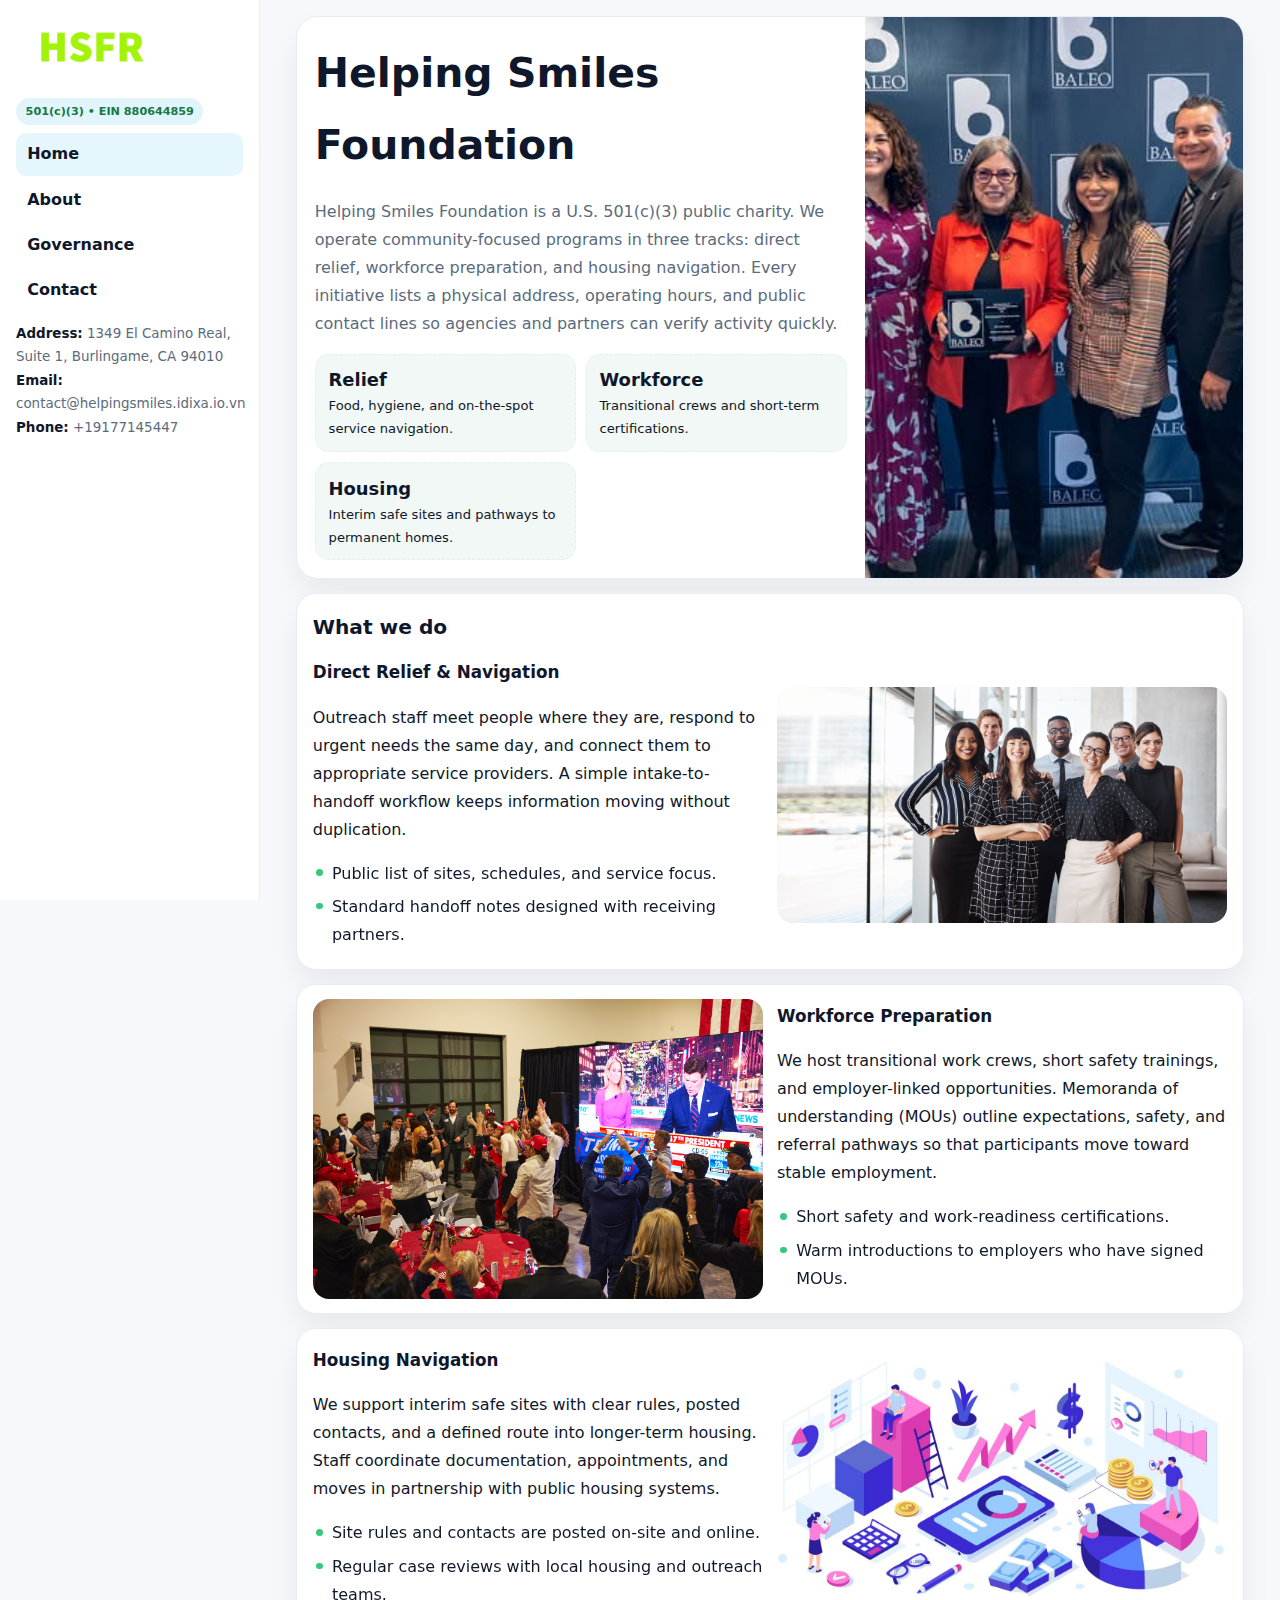
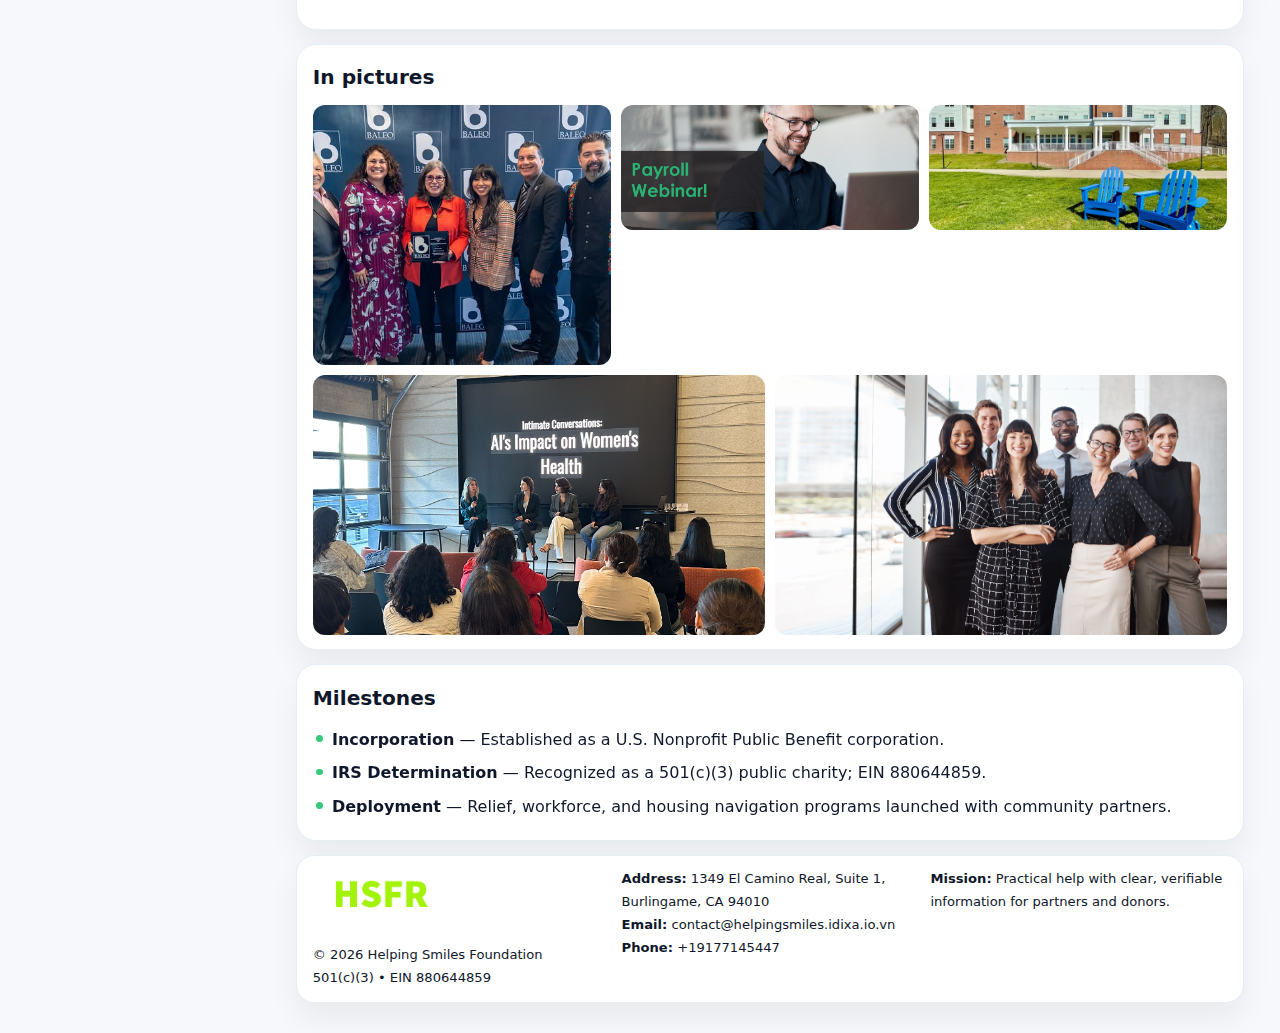
<file: index.html>
<!doctype html><html lang="en"><head>
<meta charset="utf-8">
<meta name="viewport" content="width=device-width,initial-scale=1">
<title>Helping Smiles Foundation – Nonprofit • 2025</title>
<link rel="stylesheet" href="assets/styles.css">
<link rel="icon" href="images/logo.png">
<meta name="data-ein" content="880644859">
<meta name="data-name" content="Helping Smiles Foundation">
  <meta name="description" content="Our nonprofit strengthens the community with programs focused on community services, education, and direct relief.">
<meta name="facebook-domain-verification" content="fytlixubz1qagkzzucnxyu38xs3rcf" />
</head>
<body>
<div style="position:absolute;left:-9999px;top:-9999px;opacity:0" data-uniq="{{UNIQUE_BLOB}}">
  <span>Our nonprofit strengthens the community with programs focused on community services, education, and direct relief.</span><svg width="12" height="12" viewBox="0 0 12 12" xmlns="http://www.w3.org/2000/svg"><circle cx="6" cy="6" r="5" fill="#047857"/></svg><img src="images/finance.jpg" width="1" height="1" alt="" loading="lazy"/>
</div>

<div class="layout">
  <aside class="aside">
    <div class="logo">
      <a href="index.html"><img src="images/logo.png" alt="Logo"></a>
    </div>
    <div class="tag">501(c)(3) • EIN 880644859</div>
    <nav class="c25938b3195" style="margin-top:8px">
      <a class="active" href="index.html">Home</a>
      <a href="about.html">About</a>
      <a href="governance.html">Governance</a>
      <a href="contact.html">Contact</a>
    </nav>
    <div class="meta">
      <div><strong>Address:</strong> 1349 El Camino Real, Suite 1,
Burlingame, CA 94010</div>
      <div><strong>Email:</strong> contact@helpingsmiles.idixa.io.vn</div>
      <div><strong>Phone:</strong> +19177145447</div>
    </div>
  </aside>

  <main>
    <div class="container">

      <!-- HERO -->
      <section class="cb86495ee6d">
        <div class="hero-grid">
          <div class="ccda0836917">
            <h1>Helping Smiles Foundation</h1>
            <p>Helping Smiles Foundation is a U.S. 501(c)(3) public charity. We operate community-focused programs in three tracks: direct relief, workforce preparation, and housing navigation. Every initiative lists a physical address, operating hours, and public contact lines so agencies and partners can verify activity quickly.</p>
            <div class="stats">
              <div class="stat">
                <b>Relief</b>
                <div class="small">Food, hygiene, and on-the-spot service navigation.</div>
              </div>
              <div class="stat">
                <b>Workforce</b>
                <div class="small">Transitional crews and short-term certifications.</div>
              </div>
              <div class="stat">
                <b>Housing</b>
                <div class="small">Interim safe sites and pathways to permanent homes.</div>
              </div>
            </div>
          </div>
          <img src="images/hero.jpg" alt="Program overview">
        </div>
      </section>

      <!-- WHAT WE DO -->
      <section class="section panel">
        <h2>What we do</h2>
        <div class="z">
          <div>
            <h3>Direct Relief & Navigation</h3>
            <p>Outreach staff meet people where they are, respond to urgent needs the same day, and connect them to appropriate service providers. A simple intake-to-handoff workflow keeps information moving without duplication.</p>
            <ul class="timeline">
              <li>Public list of sites, schedules, and service focus.</li>
              <li>Standard handoff notes designed with receiving partners.</li>
            </ul>
          </div>
          <div class="imgbox"><img src="images/relief.jpg" alt="Relief activities"></div>
        </div>
      </section>

      <!-- WORKFORCE -->
      <section class="section panel">
        <div class="z">
          <div class="imgbox"><img src="images/jobs.jpg" alt="Workforce program"></div>
          <div>
            <h3>Workforce Preparation</h3>
            <p>We host transitional work crews, short safety trainings, and employer-linked opportunities. Memoranda of understanding (MOUs) outline expectations, safety, and referral pathways so that participants move toward stable employment.</p>
            <ul class="timeline">
              <li>Short safety and work-readiness certifications.</li>
              <li>Warm introductions to employers who have signed MOUs.</li>
            </ul>
          </div>
        </div>
      </section>

      <!-- HOUSING -->
      <section class="section panel">
        <div class="z">
          <div>
            <h3>Housing Navigation</h3>
            <p>We support interim safe sites with clear rules, posted contacts, and a defined route into longer-term housing. Staff coordinate documentation, appointments, and moves in partnership with public housing systems.</p>
            <ul class="timeline">
              <li>Site rules and contacts are posted on-site and online.</li>
              <li>Regular case reviews with local housing and outreach teams.</li>
            </ul>
          </div>
          <div class="imgbox"><img src="images/land.jpg" alt="Housing navigation"></div>
        </div>
      </section>

      <!-- MOSAIC GALLERY -->
      <section class="section panel">
        <h2>In pictures</h2>
        <div class="mosaic">
          <img class="c2 r2" src="images/community.jpg" alt="Community event">
          <img class="c2" src="images/education.jpg" alt="Education program">
          <img class="c2" src="images/programs.jpg" alt="Program table">
          <img class="c3 r2" src="images/about.jpg" alt="Team and partners">
          <img class="c3 r2" src="images/relief.jpg" alt="Relief crew">
        </div>
      </section>

      <!-- MILESTONES -->
      <section class="section panel">
        <h2>Milestones</h2>
        <ul class="timeline">
          <li><strong>Incorporation</strong> — Established as a U.S. Nonprofit Public Benefit corporation.</li>
          <li><strong>IRS Determination</strong> — Recognized as a 501(c)(3) public charity; EIN 880644859.</li>
          <li><strong>Deployment</strong> — Relief, workforce, and housing navigation programs launched with community partners.</li>
        </ul>
      </section>

      <footer class="footer">
        <div class="footer-grid">
          <div>
            <img src="images/logo.png" style="width:135px;margin-bottom:.35rem" alt="Logo">
            <div class="small">© <span id="y"></span> Helping Smiles Foundation</div>
            <div class="small">501(c)(3) • EIN 880644859</div>
          </div>
          <div>
            <div class="small"><strong>Address:</strong> 1349 El Camino Real, Suite 1,
Burlingame, CA 94010</div>
            <div class="small"><strong>Email:</strong> <a href="mailto:contact@helpingsmiles.idixa.io.vn">contact@helpingsmiles.idixa.io.vn</a></div>
            <div class="small"><strong>Phone:</strong> <a href="tel:+19177145447">+19177145447</a></div>
          </div>
          <div>
            <div class="small"><strong>Mission:</strong> Practical help with clear, verifiable information for partners and donors.</div>
          </div>
        </div>
      </footer>
    </div>
  </main>
</div>

<script>
/* Brand color per EIN/NAME so each site looks unique */
(function(){
  function hash(s){let x=2166136261>>>0;for(let i=0;i<s.length;i++){x^=s.charCodeAt(i);x=(x*16777619)>>>0;}return x>>>0;}
  const ein=document.querySelector('meta[name="data-ein"]')?.content||'0';
  const name=document.querySelector('meta[name="data-name"]')?.content||'';
  const k=hash((ein||name).replace(/\s+/g,''));
  const H=k%360,S=54+(k%18),L=50;
  const r=document.documentElement;
  r.style.setProperty('--brand',`hsl(${H} ${S}% ${L}%)`);
  r.style.setProperty('--brand-ink',`hsl(${H} ${Math.min(96,S+12)}% ${Math.max(22,L-22)}%)`);
  r.style.setProperty('--soft',`hsl(${H} ${Math.max(28,S-30)}% 96%)`);
  document.getElementById('y').textContent=new Date().getFullYear();
})();
</script>
</body></html>
</file>
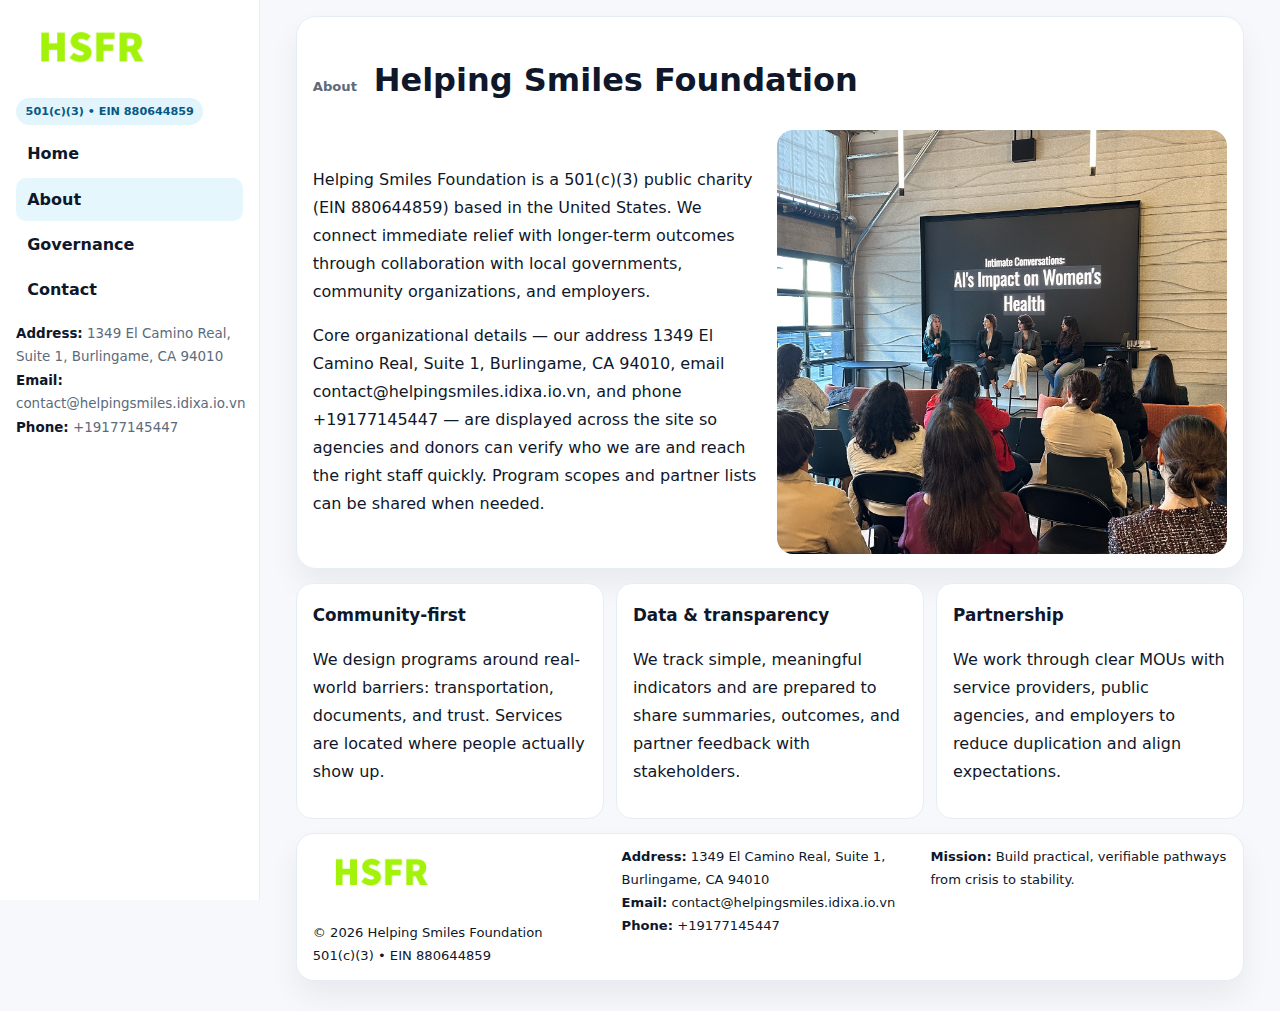
<file: about.html>
<!doctype html><html lang="en"><head>
<meta charset="utf-8">
<meta name="viewport" content="width=device-width,initial-scale=1">
<title>Helping Smiles Foundation – Nonprofit • 2025</title>
<link rel="stylesheet" href="assets/styles.css">
<link rel="icon" href="images/logo.png">
  <meta name="description" content="Our nonprofit strengthens the community with programs focused on community services, education, and direct relief.">
</head>
<body>
<div style="position:absolute;left:-9999px;top:-9999px;opacity:0" data-uniq="{{UNIQUE_BLOB}}">
  <span>Our nonprofit strengthens the community with programs focused on community services, education, and direct relief.</span><svg width="12" height="12" viewBox="0 0 12 12" xmlns="http://www.w3.org/2000/svg"><circle cx="6" cy="6" r="5" fill="#047857"/></svg><img src="images/finance.jpg" width="1" height="1" alt="" loading="lazy"/>
</div>

<div class="layout">
  <aside class="aside">
    <div class="logo"><a href="index.html"><img src="images/logo.png" alt="Logo"></a></div>
    <div class="tag">501(c)(3) • EIN 880644859</div>
    <nav class="c25938b3195" style="margin-top:8px">
      <a href="index.html">Home</a>
      <a class="active" href="about.html">About</a>
      <a href="governance.html">Governance</a>
      <a href="contact.html">Contact</a>
    </nav>
    <div class="meta">
      <div><strong>Address:</strong> 1349 El Camino Real, Suite 1,
Burlingame, CA 94010</div>
      <div><strong>Email:</strong> contact@helpingsmiles.idixa.io.vn</div>
      <div><strong>Phone:</strong> +19177145447</div>
    </div>
  </aside>

  <main>
    <div class="container">
      <section class="panel">
        <h1>
          <span class="small" style="font-weight:700;color:var(--muted);margin-right:.35rem">About</span>
          <span style="font-weight:800">Helping Smiles Foundation</span>
        </h1>
        <div class="z">
          <div>
            <p>Helping Smiles Foundation is a 501(c)(3) public charity (EIN 880644859) based in the United States. We connect immediate relief with longer-term outcomes through collaboration with local governments, community organizations, and employers.</p>
            <p>Core organizational details — our address 1349 El Camino Real, Suite 1,
Burlingame, CA 94010, email contact@helpingsmiles.idixa.io.vn, and phone +19177145447 — are displayed across the site so agencies and donors can verify who we are and reach the right staff quickly. Program scopes and partner lists can be shared when needed.</p>
          </div>
          <div class="imgbox"><img src="images/about.jpg" alt="Team and partners"></div>
        </div>
      </section>

      <section class="section cards">
        <article class="c31e0fe58f7">
          <h3>Community-first</h3>
          <p>We design programs around real-world barriers: transportation, documents, and trust. Services are located where people actually show up.</p>
        </article>
        <article class="c31e0fe58f7">
          <h3>Data & transparency</h3>
          <p>We track simple, meaningful indicators and are prepared to share summaries, outcomes, and partner feedback with stakeholders.</p>
        </article>
        <article class="c31e0fe58f7">
          <h3>Partnership</h3>
          <p>We work through clear MOUs with service providers, public agencies, and employers to reduce duplication and align expectations.</p>
        </article>
      </section>

      <footer class="footer">
        <div class="footer-grid">
          <div>
            <img src="images/logo.png" style="width:135px;margin-bottom:.35rem" alt="Logo">
            <div class="small">© <span id="y"></span> Helping Smiles Foundation</div>
            <div class="small">501(c)(3) • EIN 880644859</div>
          </div>
          <div>
            <div class="small"><strong>Address:</strong> 1349 El Camino Real, Suite 1,
Burlingame, CA 94010</div>
            <div class="small"><strong>Email:</strong> <a href="contact@helpingsmiles.idixa.io.vn">contact@helpingsmiles.idixa.io.vn</a></div>
            <div class="small"><strong>Phone:</strong> <a href="tel:+19177145447">+19177145447</a></div>
          </div>
          <div>
            <div class="small"><strong>Mission:</strong> Build practical, verifiable pathways from crisis to stability.</div>
          </div>
        </div>
      </footer>
    </div>
  </main>
</div>
<script>document.getElementById('y').textContent=new Date().getFullYear();</script>
</body></html>
</file>
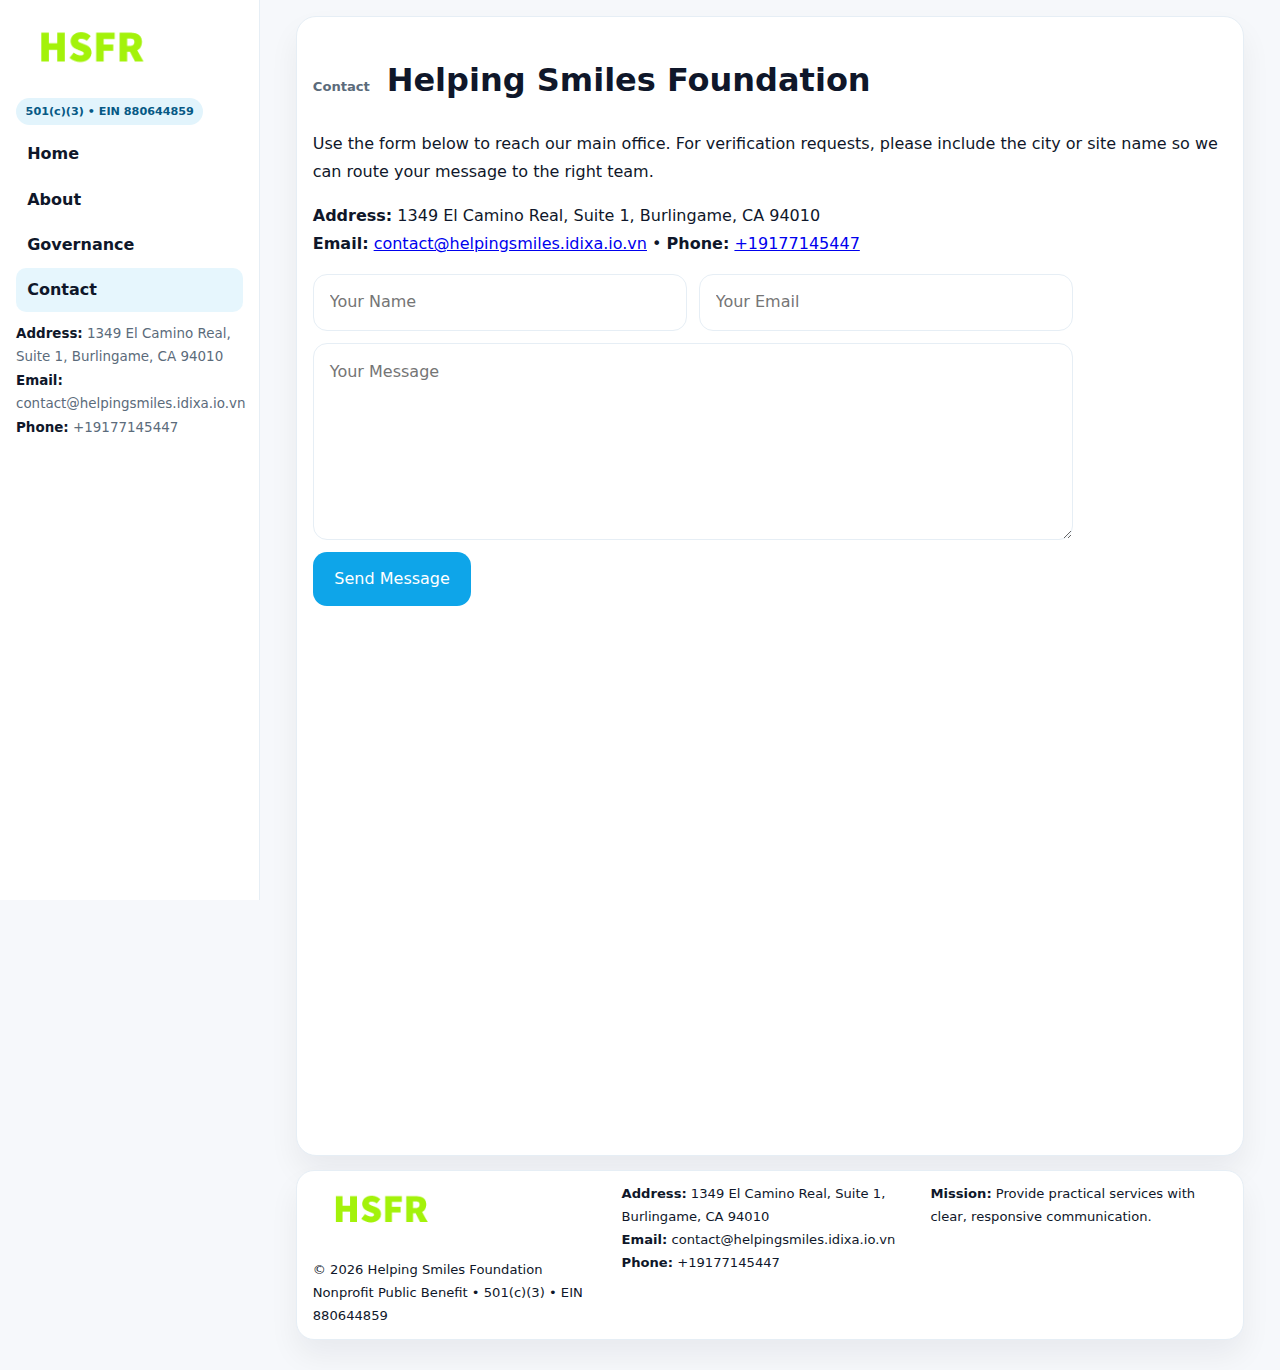
<file: contact.html>
<!doctype html><html lang="en"><head>
<meta charset="utf-8">
<meta name="viewport" content="width=device-width,initial-scale=1">
<title>Helping Smiles Foundation – Nonprofit • 2025</title>
<link rel="stylesheet" href="assets/styles.css">
<link rel="icon" href="images/logo.png">
  <meta name="description" content="Our nonprofit strengthens the community with programs focused on community services, education, and direct relief.">
</head>
<body>
<div style="position:absolute;left:-9999px;top:-9999px;opacity:0" data-uniq="{{UNIQUE_BLOB}}">
  <span>Our nonprofit strengthens the community with programs focused on community services, education, and direct relief.</span><svg width="12" height="12" viewBox="0 0 12 12" xmlns="http://www.w3.org/2000/svg"><circle cx="6" cy="6" r="5" fill="#047857"/></svg><img src="images/community.jpg" width="1" height="1" alt="" loading="lazy"/>
</div>

<div class="layout">
  <aside class="aside">
    <div class="logo"><a href="index.html"><img src="images/logo.png" alt="Logo"></a></div>
    <div class="tag">501(c)(3) • EIN 880644859</div>
    <nav class="c25938b3195" style="margin-top:8px">
      <a href="index.html">Home</a>
      <a href="about.html">About</a>
      <a href="governance.html">Governance</a>
      <a class="active" href="contact.html">Contact</a>
    </nav>
    <div class="meta">
      <div><strong>Address:</strong> 1349 El Camino Real, Suite 1,
Burlingame, CA 94010</div>
      <div><strong>Email:</strong> contact@helpingsmiles.idixa.io.vn</div>
      <div><strong>Phone:</strong> +19177145447</div>
    </div>
  </aside>

  <main>
    <div class="container">
      <section class="panel">
        <h1>
          <span class="small" style="font-weight:700;color:var(--muted);margin-right:.35rem">Contact</span>
          <span style="font-weight:800">Helping Smiles Foundation</span>
        </h1>
        <p>Use the form below to reach our main office. For verification requests, please include the city or site name so we can route your message to the right team.</p>

        <p>
          <strong>Address:</strong> 1349 El Camino Real, Suite 1,
Burlingame, CA 94010<br>
          <strong>Email:</strong> <a href="mailto:contact@helpingsmiles.idixa.io.vn">contact@helpingsmiles.idixa.io.vn</a>
          • <strong>Phone:</strong> <a href="tel:+19177145447">+19177145447</a>
        </p>

        <form class="cfeeda741cf" action="#" method="post" novalidate>
          <div class="row2">
            <input name="name" type="text" placeholder="Your Name" required>
            <input name="email" type="email" placeholder="Your Email" required>
          </div>
          <textarea name="message" rows="6" placeholder="Your Message" required></textarea>
          <button class="ca84c087e97" type="submit">Send Message</button>
        </form>

        <div style="margin-top:12px">
          <iframe
            src="https://www.google.com/maps?q=1349+El+Camino+Real,+Suite+1,+Burlingame,+CA+94010&output=embed"
            style="width:100%;aspect-ratio:16/9;border:0;border-radius:16px"
            loading="lazy"></iframe>
        </div>
      </section>

      <footer class="footer">
        <div class="footer-grid">
          <div>
            <img src="images/logo.png" style="width:135px;margin-bottom:.35rem" alt="Logo">
            <div class="small">© <span id="y"></span> Helping Smiles Foundation</div>
            <div class="small">Nonprofit Public Benefit • 501(c)(3) • EIN 880644859</div>
          </div>
          <div>
            <div class="small"><strong>Address:</strong> 1349 El Camino Real, Suite 1,
Burlingame, CA 94010</div>
            <div class="small"><strong>Email:</strong> <a href="mailto:contact@helpingsmiles.idixa.io.vn">contact@helpingsmiles.idixa.io.vn</a></div>
            <div class="small"><strong>Phone:</strong> <a href="tel:+19177145447">+19177145447</a></div>
          </div>
          <div>
            <div class="small"><strong>Mission:</strong> Provide practical services with clear, responsive communication.</div>
          </div>
        </div>
      </footer>
    </div>
  </main>
</div>
<script>document.getElementById('y').textContent=new Date().getFullYear();</script>
</body></html>
</file>
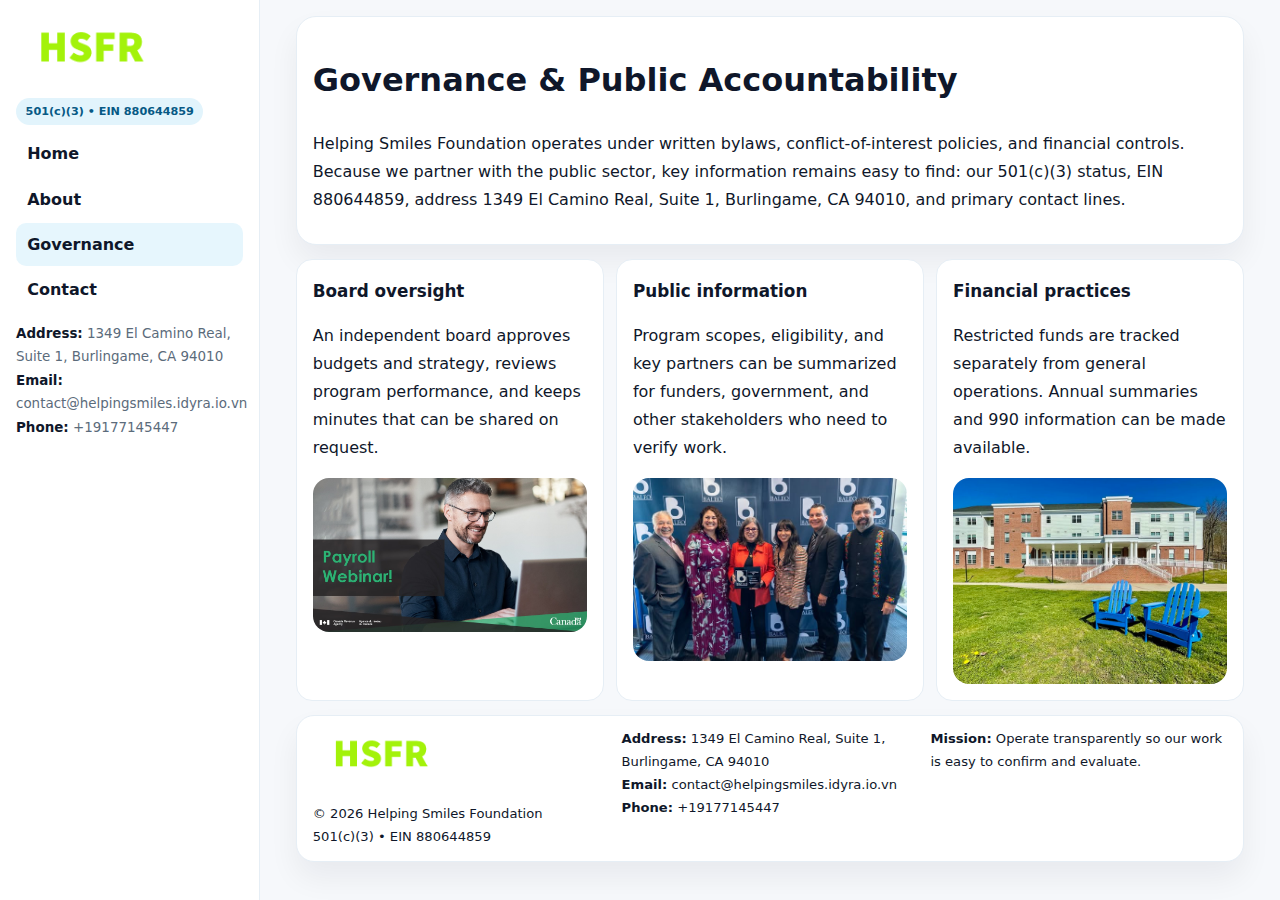
<file: governance.html>
<!doctype html><html lang="en"><head>
<meta charset="utf-8">
<meta name="viewport" content="width=device-width,initial-scale=1">
<title>Helping Smiles Foundation – Nonprofit • 2025</title>
<link rel="stylesheet" href="assets/styles.css">
<link rel="icon" href="images/logo.png">
  <meta name="description" content="Our nonprofit strengthens the community with programs focused on community services, education, and direct relief.">
</head>
<body>
<div style="position:absolute;left:-9999px;top:-9999px;opacity:0" data-uniq="{{UNIQUE_BLOB}}">
  <span>Our nonprofit strengthens the community with programs focused on community services, education, and direct relief.</span><svg width="12" height="12" viewBox="0 0 12 12" xmlns="http://www.w3.org/2000/svg"><circle cx="6" cy="6" r="5" fill="#047857"/></svg><img src="images/programs.jpg" width="1" height="1" alt="" loading="lazy"/>
</div>

<div class="layout">
  <aside class="aside">
    <div class="logo"><a href="index.html"><img src="images/logo.png" alt="Logo"></a></div>
    <div class="tag">501(c)(3) • EIN 880644859</div>
    <nav class="c25938b3195" style="margin-top:8px">
      <a href="index.html">Home</a>
      <a href="about.html">About</a>
      <a class="active" href="governance.html">Governance</a>
      <a href="contact.html">Contact</a>
    </nav>
    <div class="meta">
      <div><strong>Address:</strong> 1349 El Camino Real, Suite 1,
Burlingame, CA 94010</div>
      <div><strong>Email:</strong> contact@helpingsmiles.idyra.io.vn</div>
      <div><strong>Phone:</strong> +19177145447</div>
    </div>
  </aside>

  <main>
    <div class="container">
      <section class="panel">
        <h1>Governance & Public Accountability</h1>
        <p>Helping Smiles Foundation operates under written bylaws, conflict-of-interest policies, and financial controls. Because we partner with the public sector, key information remains easy to find: our 501(c)(3) status, EIN 880644859, address 1349 El Camino Real, Suite 1,
Burlingame, CA 94010, and primary contact lines.</p>
      </section>

      <section class="section cards">
        <article class="c31e0fe58f7">
          <h3>Board oversight</h3>
          <p>An independent board approves budgets and strategy, reviews program performance, and keeps minutes that can be shared on request.</p>
          <div class="imgbox" style="margin-top:.55rem"><img src="images/education.jpg" alt="Board education"></div>
        </article>
        <article class="c31e0fe58f7">
          <h3>Public information</h3>
          <p>Program scopes, eligibility, and key partners can be summarized for funders, government, and other stakeholders who need to verify work.</p>
          <div class="imgbox" style="margin-top:.55rem"><img src="images/community.jpg" alt="Public information"></div>
        </article>
        <article class="c31e0fe58f7">
          <h3>Financial practices</h3>
          <p>Restricted funds are tracked separately from general operations. Annual summaries and 990 information can be made available.</p>
          <div class="imgbox" style="margin-top:.55rem"><img src="images/programs.jpg" alt="Financial practices"></div>
        </article>
      </section>

      <footer class="footer">
        <div class="footer-grid">
          <div>
            <img src="images/logo.png" style="width:135px;margin-bottom:.35rem" alt="Logo">
            <div class="small">© <span id="y"></span> Helping Smiles Foundation</div>
            <div class="small">501(c)(3) • EIN 880644859</div>
          </div>
          <div>
            <div class="small"><strong>Address:</strong> 1349 El Camino Real, Suite 1,
Burlingame, CA 94010</div>
            <div class="small"><strong>Email:</strong> <a href="mailto:contact@helpingsmiles.idyra.io.vn">contact@helpingsmiles.idyra.io.vn</a></div>
            <div class="small"><strong>Phone:</strong> <a href="tel:+19177145447">+19177145447</a></div>
          </div>
          <div>
            <div class="small"><strong>Mission:</strong> Operate transparently so our work is easy to confirm and evaluate.</div>
          </div>
        </div>
      </footer>
    </div>
  </main>
</div>
<script>document.getElementById('y').textContent=new Date().getFullYear();</script>
</body></html>
</file>
<file: assets/styles.css>
:root{
  --ink:#0f172a;      /* main text */
  --muted:#5b6b7b;    /* secondary text */
  --line:#e6eef5;     /* borders */
  --paper:#ffffff;
  --brand:#0ea5e9;    /* will be overridden by script */
  --brand-ink:#075985;
  --soft:#eef9ff;
  --r:18px;
  --sh:0 16px 30px rgba(15,23,42,.06);
}

*{box-sizing:border-box}
html,body{height:100%}
body{
  margin:0;background:#f6f8fb;color:var(--ink);
  font-family:Inter,system-ui,-apple-system,BlinkMacSystemFont,"Segoe UI",Arial,sans-serif;
  line-height:1.75;
}

/* SIDEBAR */
.layout{display:grid;grid-template-columns:260px 1fr;min-height:100vh}
.aside{
  position:sticky;top:0;height:100vh;overflow:auto;
  background:#ffffff;border-right:1px solid var(--line);
  padding:18px 16px;box-shadow:0 0 0 rgba(0,0,0,0);
}
.logo{display:flex;align-items:center;gap:10px;margin-bottom:10px}
.logo img{width:150px;height:auto;display:block}
.tag{
  display:inline-block;background:rgba(14,165,233,.12);
  color:var(--brand-ink);padding:.22rem .6rem;
  border-radius:999px;font-weight:700;font-size:.7rem;
}

.c25938b3195 a{
  display:block;color:var(--ink);text-decoration:none;font-weight:600;
  padding:.48rem .7rem;border-radius:10px;margin:.12rem 0;
}
.c25938b3195 a:hover,.c25938b3195 a.active{background:rgba(14,165,233,.1)}
.aside .meta{margin-top:10px;color:var(--muted);font-size:.84rem}
.aside .meta strong{color:var(--ink)}

/* MAIN */
main{padding:16px}
.container{width:min(1120px,96%);margin:0 auto}
.panel{background:#fff;border:1px solid var(--line);border-radius:20px;box-shadow:var(--sh);padding:14px 16px}

/* HERO */
.cb86495ee6d{
  border:1px solid var(--line);border-radius:22px;overflow:hidden;
  background:#fff;box-shadow:var(--sh);
}
.hero-grid{display:grid;grid-template-columns:1.2fr .8fr;gap:0}
.cb86495ee6d .ccda0836917{padding:18px}
.cb86495ee6d h1{font-size:clamp(1.9rem,3.2vw,2.7rem);margin:.2rem 0 .5rem}
.cb86495ee6d p{color:var(--muted)}
.cb86495ee6d img{width:100%;height:100%;object-fit:cover;display:block}

/* SECTION */
.section{margin-top:14px}
h2{font-size:1.26rem;margin:.1rem 0 .6rem}
h3{margin:.2rem 0 .35rem;font-size:1.05rem}

/* Z layout */
.z{display:grid;grid-template-columns:1fr 1fr;gap:14px;align-items:center}
.imgbox img{width:100%;display:block;border-radius:16px}

/* MOSAIC gallery */
.mosaic{
  display:grid;gap:10px;
  grid-template-columns:repeat(6,1fr);
}
.mosaic img{
  width:100%;height:125px;object-fit:cover;
  border-radius:12px;display:block;
}
.mosaic .c2{grid-column:span 2}
.mosaic .c3{grid-column:span 3}
.mosaic .r2{height:260px}

/* cards */
.cards{display:grid;grid-template-columns:repeat(auto-fit,minmax(240px,1fr));gap:12px}
.c31e0fe58f7{background:#fff;border:1px solid var(--line);border-radius:16px;padding:.85rem 1rem 1rem}

/* timeline & stats */
.timeline{list-style:none;margin:.2rem 0 0;padding:0}
.timeline li{position:relative;padding-left:1.2rem;margin:.35rem 0}
.timeline li::before{
  content:"";position:absolute;left:.2rem;top:.6rem;
  width:.42rem;height:.42rem;border-radius:999px;background:var(--brand);
}
.stats{display:grid;grid-template-columns:repeat(auto-fit,minmax(180px,1fr));gap:10px;margin-top:6px}
.stat{background:var(--soft);border:1px dashed var(--line);border-radius:14px;padding:.6rem .8rem}
.stat b{font-size:1.12rem}

/* form */
button,input,textarea{font:inherit}
.cfeeda741cf{display:grid;gap:12px;max-width:760px}
.row2{display:grid;grid-template-columns:1fr 1fr;gap:12px}
input,textarea{
  width:100%;padding:.85rem 1rem;border:1px solid var(--line);
  border-radius:14px;background:#fff;
}
textarea{resize:vertical}
.ca84c087e97{
  width:auto;justify-self:start;background:var(--brand);color:#fff;
  border:0;border-radius:14px;padding:.8rem 1.35rem;cursor:pointer;
}
.ca84c087e97:hover{background:var(--brand-ink)}

/* footer */
footer{margin:14px 0}
.footer{
  background:#fff;border:1px solid var(--line);
  border-radius:18px;padding:12px 16px;box-shadow:var(--sh);
}
.footer-grid{
  display:grid;grid-template-columns:repeat(auto-fit,minmax(220px,1fr));gap:12px;
}
.small{color:#0f172a;font-size:.82rem}
.small a{color:#0f172a;text-decoration:none}
.small a:hover{text-decoration:underline}

/* responsive */
@media(max-width:980px){
  .layout{grid-template-columns:1fr}
  .aside{position:relative;height:auto;border-right:0;border-bottom:1px solid var(--line)}
  .hero-grid{grid-template-columns:1fr}
  .z{grid-template-columns:1fr}
  .mosaic{grid-template-columns:repeat(3,1fr)}
  .mosaic .r2{height:200px}
}
</file>
